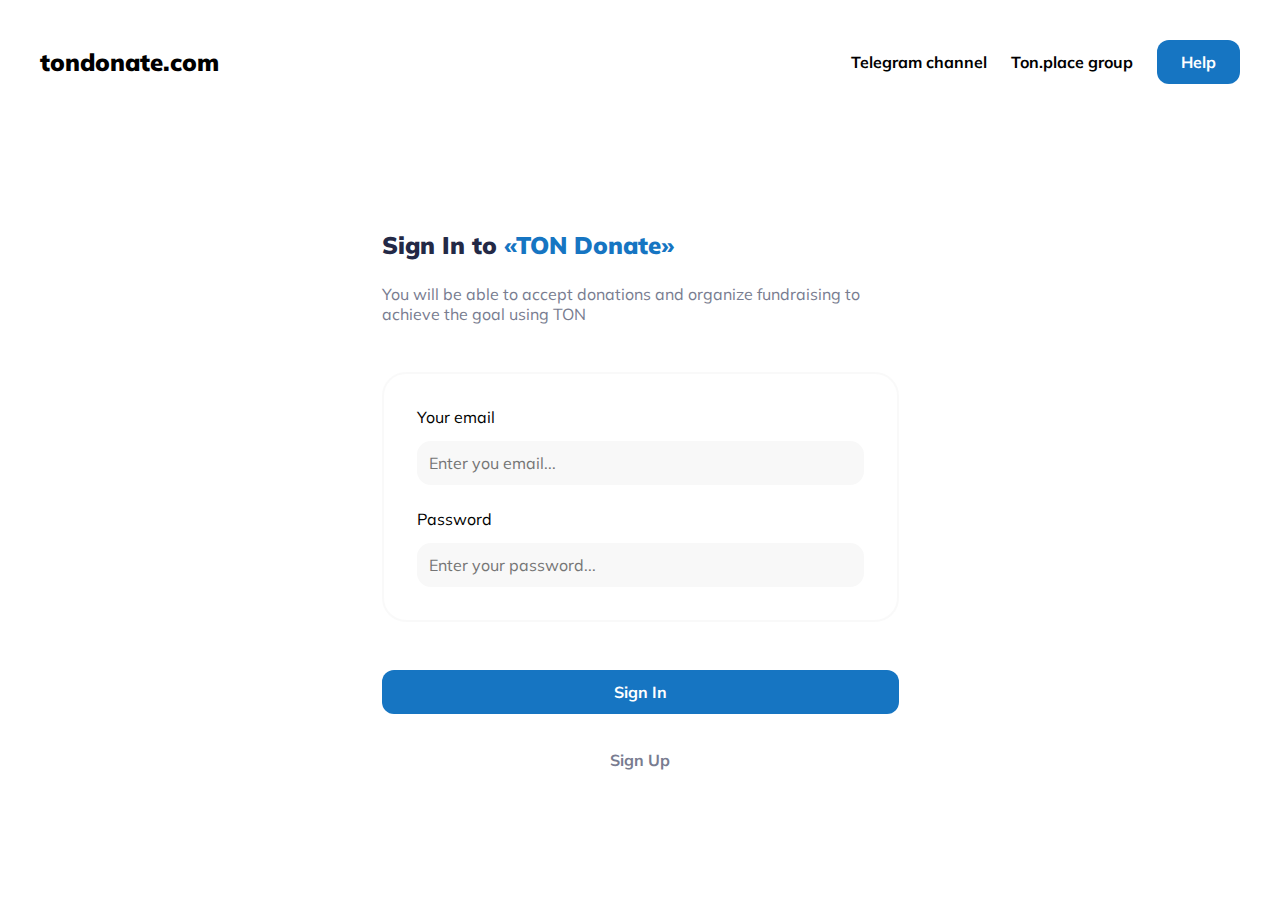
<file: index.html>
<!doctype html><html lang="en"><head><meta charset="utf-8"><meta name="viewport" content="width=device-width,initial-scale=1,shrink-to-fit=no,user-scalable=no,viewport-fit=cover"><meta name="theme-color" content="#000000"><link rel="manifest" href="/manifest.json"><link rel="shortcut icon" href="/favicon.ico"><script type="text/javascript">!function(e,t,a,c,n,m,r){e.ym=e.ym||function(){(e.ym.a=e.ym.a||[]).push(arguments)},e.ym.l=1*new Date,m=t.createElement(a),r=t.getElementsByTagName(a)[0],m.async=1,m.src="https://mc.yandex.ru/metrika/tag.js",r.parentNode.insertBefore(m,r)}(window,document,"script"),ym(87718321,"init",{clickmap:!0,trackLinks:!0,accurateTrackBounce:!0,webvisor:!0,trackHash:!0})</script><noscript><div><img src="https://mc.yandex.ru/watch/87718321" style="position:absolute;left:-9999px" alt=""/></div></noscript><link rel="stylesheet" href="https://fonts.googleapis.com/css?family=Roboto:300,400,500,700&display=swap"/><link rel="stylesheet" href="https://fonts.googleapis.com/icon?family=Material+Icons"/><script src="https://telegram.org/js/telegram-widget.js?4"></script><title>TON Donate</title><script defer="defer" src="/static/js/main.7bd12e4f.js"></script><link href="/static/css/main.f45ae5af.css" rel="stylesheet"></head><body><noscript>You need to enable JavaScript to run this app.</noscript><div id="root"></div></body></html>
</file>
<file: static/css/main.f45ae5af.css>
@import url(https://fonts.googleapis.com/css2?family=Mulish:wght@400;500;600;700;800&display=swap);body{--background_page:#fff;--background_secondary:#fff;--text_dark:#000;--text_white:#fff;--text_dark2:#232946;--text_gray:#787c90;--accent:#1675c2;--destructive:#ff7676;--header_user_hover:#f8f8f8;--simple_border:#f8f8f8;--simple_button_background:#fff;--input_color:#000;--progressbar_background:#e5e5e5;--dropdown_background:#fff;--input_background:#f8f8f8;--modal:rgba(0,0,0,.2);--box_background:transparent;--box_border:2px solid hsla(0,0%,90%,.26)}body[theme=dark]{--background_page:#151719;--background_secondary:#1d1d1f;--text_dark:#fff;--text_white:#000;--text_dark2:#fff;--text_gray:#787c90;--accent:#1675c2;--destructive:#ff7676;--header_user_hover:#272729;--simple_border:#272729;--simple_button_background:#fff;--input_color:#fff;--progressbar_background:#e5e5e5;--dropdown_background:#151719;--input_background:#272729;--modal:hsla(0,0%,100%,.2);--box_background:#1c1e20;--box_border:2px solid hsla(0,0%,90%,.15)}body{background:var(--background_page);margin:0;padding:0}h2{color:var(--text_dark);font-family:Mulish,sans-serif;font-size:20px;font-style:normal;font-weight:500;line-height:30px}header{align-items:center;display:flex;flex-direction:row;justify-content:space-between;padding:40px}.header-logo{color:var(--text_dark);font-family:Mulish,sans-serif;font-size:24px;font-style:normal;font-weight:900;line-height:30px}.header-right,.header-user{align-items:center;display:flex;float:right}.header-user{padding-left:4px;padding-right:4px}.header-user:hover{background:var(--header_user_hover);border-radius:14px}.header-user-dropdown{display:none}.header-user:hover>.header-user-dropdown{display:block}.header-user-balance{align-items:center;background:var(--background_page);border:2px solid var(--simple_border);border-radius:7px;box-sizing:border-box;color:var(--text_dark);display:flex;font-family:Mulish,sans-serif;font-size:16px;font-style:normal;font-weight:700;justify-content:center;line-height:20px;margin-right:24px;padding:14px;text-align:center}.header-user p{color:var(--text_gray);margin:0 0 0 5px;padding:0}.header-user-balance img{height:19.78px!important;margin-right:6.5px;width:22px!important}.header-user img{border-radius:50%;height:51px;width:51px}.header-user-name{margin-right:12px}.header-item,.header-user-name{color:var(--text_dark);font-family:Mulish,sans-serif;font-size:16px;font-style:normal;font-weight:700;line-height:20px}.header-item:not(:last-child){margin-right:24px}.header-item:hover{color:#1675c2}@media (min-width:320px) and (max-width:480px){.header-item{display:none}}.header-button{background:var(--accent);color:#fff;padding:12px 24px}.header-button,.header-button2{border-radius:12px;cursor:pointer;display:flex;flex-direction:column;font-family:Mulish,sans-serif;font-size:16px;font-style:normal;font-weight:700;justify-content:center;line-height:20px;position:static;text-align:center;-webkit-user-select:none;-ms-user-select:none;user-select:none;width:-webkit-fit-content;width:-moz-fit-content;width:fit-content}.header-button2{background:transparent;color:var(--accent);padding:12px 24px 12px 0}@media (min-width:320px) and (max-width:480px){.header-button,.header-button2{display:none}}.header-button:hover{background:#125f9c}#main{min-height:calc(100vh - 124px)}#main,#main-centred{align-items:center;display:flex;flex-direction:column;min-width:100%}#main-centred{justify-content:center;min-height:calc(100vh - 137px)}.donate-form{width:517px}.donate-form-title{color:var(--text_dark2);display:flex;font-family:Mulish,sans-serif;font-size:24px;font-style:normal;font-weight:900;line-height:30px}.donate-form-title p{color:var(--accent);margin:0 0 0 7px;padding:0}.donate-form-description{color:var(--text_gray);font-weight:400;margin-top:24px}.donate-form-button,.donate-form-description{font-family:Mulish,sans-serif;font-size:16px;font-style:normal;line-height:20px}.donate-form-button{background:var(--accent);border-radius:12px;color:#fff;cursor:pointer;display:flex;flex-direction:column;font-weight:700;justify-content:center;margin-top:48px;padding:12px 24px;position:static;text-align:center;-webkit-user-select:none;-ms-user-select:none;user-select:none}.donate-form-inputs{border:2px solid hsla(0,0%,90%,.26);border-radius:24px;box-sizing:border-box;left:0;margin-top:48px;padding:33px;top:0;width:517px}.input-box{display:flex;flex-direction:column}.input-box:not(:last-child){margin-bottom:24px}.input-box label{color:var(--text_dark);display:flex;font-family:Mulish,sans-serif;font-size:16px;font-style:normal;font-weight:400;justify-content:space-between;line-height:20px;margin-bottom:14px}.input-box label p{color:#787c90;float:right;margin:0}.input-box input,.input-box textarea{background:var(--input_background)!important;border:none;border-radius:14px;color:var(--input_color);font-family:Mulish,sans-serif;font-size:16px;height:auto;outline:none;padding:12px;resize:none}.login-form{width:517px}@media (min-width:320px) and (max-width:480px){.login-form{width:calc(100vw - 40px)}}.login-form-title{color:var(--text_dark2);display:flex;font-family:Mulish,sans-serif;font-size:24px;font-style:normal;font-weight:900;line-height:30px}.login-form-title p{color:var(--accent);margin:0 0 0 7px;padding:0}.login-form-description{color:var(--text_gray);font-family:Mulish,sans-serif;font-size:16px;font-style:normal;font-weight:400;line-height:20px;margin-top:24px}.login-form-button{background:var(--accent);color:#fff;margin-top:48px}.login-form-button,.login-form-button2{border-radius:12px;cursor:pointer;display:flex;flex-direction:column;font-family:Mulish,sans-serif;font-size:16px;font-style:normal;font-weight:700;justify-content:center;line-height:20px;padding:12px 24px;position:static;text-align:center;-webkit-user-select:none;-ms-user-select:none;user-select:none}.login-form-button2{background:transparent;color:var(--text_gray);margin-top:24px}.login-form-inputs{border:2px solid hsla(0,0%,90%,.26);border-radius:24px;box-sizing:border-box;left:0;margin-top:48px;padding:33px;top:0;width:517px}.dashboard{width:70%}@media (min-width:320px) and (max-width:480px){.dashboard{width:calc(100vw - 40px)}.empty{width:calc(100vw - 40px)!important}}.dashboard-title{color:var(--text_dark2);display:flex;font-family:Mulish,sans-serif;font-size:24px;font-style:normal;font-weight:900;line-height:30px}.dashboard-title p{color:var(--accent);margin:0 0 0 6px;padding:0}.dashboard-description{color:var(--text_gray);font-family:Mulish,sans-serif;font-size:16px;font-style:normal;font-weight:400;line-height:20px;margin-bottom:48px;margin-top:24px}.dashboard-projects{grid-gap:24px;display:grid;grid-template-columns:1fr 1fr 1fr}@media (min-width:320px) and (max-width:480px){.dashboard-projects{grid-template-columns:1fr;grid-template-rows:1fr}}.dashboard-projects-box{background:var(--box_background);border:2px solid hsla(0,0%,90%,.26);border:var(--box_border);border-radius:24px;box-sizing:border-box;padding:36px}@media (min-width:320px) and (max-width:480px){.dashboard-projects-box{width:calc(100vw - 40px)}}.dashboard-projects-box-centred{align-items:center;background:var(--box_background);border:2px solid hsla(0,0%,90%,.26);border:var(--box_border);border-radius:24px;box-sizing:border-box;display:flex;flex-direction:column;justify-content:center;padding:36px}.dashboard-projects-box-header{align-items:center;display:flex;flex-direction:row;justify-content:space-between}.dashboard-projects-box-header img{float:right}.dashboard-projects-box-header-title{color:var(--accent);font-family:Mulish,sans-serif;font-size:24px;font-style:normal;font-weight:900;line-height:30px}.dashboard-projects-box-results-header{align-items:center;display:flex;flex-direction:row;justify-content:space-between;margin-top:42px}.dashboard-projects-box-results-header-right{color:var(--text_gray);float:right}.dashboard-projects-box-results-header-right,.dashboard-projects-box-results-header-title{font-family:Mulish,sans-serif;font-size:16px;font-style:normal;font-weight:400;line-height:20px}.dashboard-projects-box-results-header-title{color:var(--text_dark)}.progress{margin-top:14px}.progress-bar{background:var(--progressbar_background);border-radius:3px;height:4px;overflow:hidden;width:100%}.progress-bar-value{background:var(--accent);height:100%}.dashboard-projects-box-create{align-items:center;display:flex;flex-direction:column;justify-content:center}.dashboard-projects-box-create img{margin-bottom:20px}.dashboard-projects-box-create-title{color:var(--text_dark2);font-family:Mulish,sans-serif;font-size:16px;font-style:normal;font-weight:700;line-height:20px}.modal-wrapper{align-items:center;background:var(--modal);display:flex;flex-direction:column;height:100%;justify-content:center;left:0;margin:0;max-width:100%;min-height:100vh;min-width:100vw;position:fixed;top:0;width:100%;z-index:1001}.modal-content{background:var(--background_secondary);border-radius:24px;max-width:656px;min-height:0;overflow:visible;overflow:initial;overflow-y:auto;padding:48px;position:relative;width:100%}@media (min-width:320px) and (max-width:480px){.modal-content{max-width:83%!important}}.modal-header{align-items:center;display:flex;flex-direction:row;justify-content:space-between}.modal-title{color:var(--text_dark2);display:flex;font-family:Mulish,sans-serif;font-size:24px;font-style:normal;font-weight:900;line-height:30px;-webkit-user-select:none;-ms-user-select:none;user-select:none}.choose{display:flex;margin-top:39px;width:100%}.choose-item{align-items:center;border:2px solid hsla(0,0%,90%,.26);border-radius:24px;box-sizing:border-box;color:var(--accent);display:flex;flex-direction:column;font-family:Mulish,sans-serif;font-size:24px;font-style:normal;font-weight:900;height:102px;justify-content:center;line-height:30px;margin-right:12px;width:50%}.modal-create-inputs{margin-bottom:24px;margin-top:39px}.button{background:var(--accent);border-radius:12px;color:#fff;cursor:pointer;display:flex;flex-direction:column;font-family:Mulish,sans-serif;font-size:16px;font-style:normal;font-weight:700;justify-content:center;line-height:20px;padding:12px 24px;position:static;text-align:center;-webkit-user-select:none;-ms-user-select:none;user-select:none}.button:not(:last-child){margin-bottom:12px}@media (min-width:320px) and (max-width:480px){.donate-form,.donate-form-inputs{width:calc(100vw - 30px)}}.modal-title p{color:var(--accent);margin:0 0 0 7px;padding:0}.modal-tabs{align-items:center;display:flex;flex-direction:row;justify-content:space-between}.modal-tabs div{cursor:pointer}.modal-tabs:nth-child(2){float:right}.modal-tabs-active{color:var(--accent)}.modal-donates-date{color:var(--text_dark2);font-size:20px;font-style:normal;font-weight:900;line-height:26px;-webkit-user-select:none;-ms-user-select:none;user-select:none}.modal-donates-cell,.modal-donates-date{display:flex;font-family:Mulish,sans-serif}.modal-donates-cell{align-items:center;font-size:18px}.modal-donates-info{color:var(--text_dark);flex-grow:1}.modal-donates-amount,.modal-donates-message{color:var(--text_dark);font-size:16px}.modal-donates-amount{margin-left:4px}.dropdown-wrapper{inset:0 auto auto 0;position:absolute}.dropdown-content{background:var(--dropdown_background);border:2px solid hsla(0,0%,90%,.26);border-radius:14px;box-sizing:border-box;height:-webkit-fit-content;height:-moz-fit-content;height:fit-content;padding:12px;width:281.1px}.dropdown-button{align-items:center;background:hsla(0,0%,90%,.26);border-radius:7px;color:var(--text_dark);cursor:pointer;display:flex;flex-direction:row;font-family:Mulish,sans-serif;font-size:16px;font-style:normal;font-weight:700;justify-content:center;line-height:20px;padding:12px 24px}.dropdown-button:not(:last-child){margin-bottom:12px}.red{background:var(--destructive);color:var(--text_white)}.modal-error{background:var(--destructive);border-radius:14px;color:var(--text_white);cursor:pointer;padding:24px}.modal-error,.modal-info,.modal-success{font-family:Mulish,sans-serif;font-size:16px;line-height:20px;margin-top:24px}.modal-success{background:#4fc04f;border-radius:14px;color:var(--text_white);cursor:pointer;padding:24px}.widget-box{align-items:center;display:flex;flex-direction:column;justify-content:center;min-height:100vh;min-width:100%;text-align:center}.widget-box img{width:85.1px}.widget-box>div{align-items:center;display:flex;flex-direction:column;justify-content:center;text-align:center}.widget-box-amount{color:#000;display:flex;font-family:Mulish,sans-serif;font-size:30px;font-style:normal;font-weight:700;line-height:36px}.widget-box-amount p{color:#787c90;margin:0 0 0 7px;padding:0}.widget-box-name{color:#000;display:flex;font-family:Mulish,sans-serif;font-size:19px;font-style:normal;font-weight:500;line-height:23px;margin-top:6px}.widget-box-name p{color:#787c90;margin:0 5px 0 0;padding:0}.header-lang-box{align-items:center;background:var(--background_page);border:2px solid var(--simple_border);border-radius:7px;box-sizing:border-box;color:var(--text_dark);display:flex;font-family:Mulish,sans-serif;font-size:16px;font-style:normal;font-weight:700;justify-content:center;line-height:20px;margin-right:24px;padding:14px;text-align:center}.header-lang-box img{margin-right:8px;width:24px}.dashboard-projects-box-header-right{float:right}.dashboard-projects-box-header-right img:not(:last-child){margin-left:12px}.donate-form-goal-progress{margin-bottom:48px;margin-top:14px}.donate-form-goal-progress-bar{background:#e5e5e5;border-radius:4px;height:5px;overflow:hidden;width:100%}.donate-form-goal-progress-bar-value{background:#1675c2;height:100%}.donate-form-goal-label{align-items:center;display:flex;flex-direction:row;justify-content:space-between}.donate-form-goal-label-right{color:#787c90;float:right}.donate-form-goal-label-left,.donate-form-goal-label-right{font-family:Mulish,sans-serif;font-size:16px;font-style:normal;font-weight:400;line-height:20px}.donate-form-goal-label-left{color:var(--text_dark)}.modal-donates-before{margin-right:12px}.donate-form-cell{align-items:center;display:flex}.donate-form-cell-before img{border-radius:50%;height:148px;width:148px}.donate-form-cell-title{color:#1675c2;font-size:24px;font-weight:900;line-height:30px}.donate-form-cell-subs,.donate-form-cell-title{font-family:Mulish;font-style:normal;margin-left:24px}.donate-form-cell-subs{color:#787c90;font-size:16px;font-weight:700;line-height:20px;margin-top:12px}.donate-form-success-title{color:#232946;display:flex;font-family:Mulish;font-size:24px;font-style:normal;font-weight:900;line-height:30px;margin-bottom:24px;text-align:center}.donate-form-success-desc{font-weight:400;margin-bottom:48px;text-align:center}.donate-form-success-button,.donate-form-success-desc{color:#787c90;display:flex;font-family:Mulish;font-size:16px;font-style:normal;line-height:20px}.donate-form-success-button{align-items:center;background:#f8f8f8;border-radius:24px;flex-direction:row;font-weight:700;justify-content:center;padding:24px;width:385px}.donate-form-centred{align-items:center;display:flex;flex-direction:column;justify-content:center;text-align:center}.donate-form-success-title p{color:#1675c2;margin:0 0 0 6px;padding:0}.donate-form-success-desc p{color:#1675c2;margin:0 0 0 5px;padding:0}.empty{width:517px}.empty-title{color:#232946;font-family:Mulish;font-size:24px;font-style:normal;font-weight:900;line-height:30px;margin-bottom:24px}.empty-desc{color:#787c90;font-weight:400;margin-bottom:48px}.empty-button,.empty-desc{font-family:Mulish;font-size:16px;font-style:normal;line-height:20px}.empty-button{align-items:center;background:#1675c2;color:#fff;flex-direction:row;font-weight:900}.empty-button,.history-cell{border-radius:24px;display:flex;justify-content:center;padding:24px}.history-cell{background:var(--simple_border);flex-direction:column;margin-top:24px}.landing-header{align-items:center;background:#1a1a1e;display:flex;justify-content:space-between;left:0;padding:25px 250px;position:fixed;top:0;width:calc(100vw - 500px);z-index:99999999999999}.landing-header-logo{color:#fff;font-family:Mulish;font-size:28px;font-style:normal;font-weight:900;line-height:35px}.landing-header-items{display:flex}.landing-header-item{color:#fff;font-family:Mulish;font-size:22px;font-style:normal;font-weight:900;line-height:28px}.landing-header-item:not(:last-child){margin-right:45px}.landing-header-button{align-items:center;background:#fff;border-radius:47px;color:#1a1a1e;display:flex;flex-direction:row;font-family:Mulish;font-size:22px;font-style:normal;font-weight:700;justify-content:center;line-height:28px;padding:12px 28px}#lmain{background:#1a1a1e;height:100vh;padding-left:250px;padding-right:250px;padding-top:100px}#socials,#stat{align-items:center;justify-content:center;padding-left:250px;padding-right:250px;padding-top:100px;text-align:center}.welcome{align-items:center;display:flex;font-family:Mulish!important;justify-content:space-between;max-width:1420px}.welcome-left{box-sizing:border-box;flex-grow:1;max-width:654px;position:relative;width:100%;z-index:2}.welcome-left-text1{color:#fff}.welcome-left-text1,.welcome-left-text2{font-family:Mulish;font-size:96px;font-style:normal;font-weight:800;line-height:120px}.welcome-left-text2{-webkit-text-fill-color:transparent;background:linear-gradient(90deg,#1675c2 -2.57%,#48b0fa 98.03%);-webkit-background-clip:text;background-clip:text}.welcome-right{display:flex;margin-top:100px}.welcome-left-1{max-width:654px}.welcome-left-1,.welcome-left-2{align-items:flex-start;display:flex;flex-direction:column;justify-content:flex-start}.welcome-left-2{max-width:575px}.welcome-left-3{color:#fff;margin-top:100px;max-width:550px;text-align:left}.welcome-left-3,.welcome-left-4{font-family:Mulish;font-size:96px;font-style:normal;font-weight:800;letter-spacing:0}.welcome-left-4{-webkit-text-fill-color:transparent;background:linear-gradient(90deg,#1675c2 -2.57%,#48b0fa 98.03%);-webkit-background-clip:text;background-clip:text;max-width:575px;text-align:left}.the-first-donation-acceptance{color:#c6c6c7;font-family:Mulish,sans-serif;font-size:24px;letter-spacing:0;margin-top:25px;max-width:654px;text-align:left}.welcome-left-5{display:flex;flex-direction:column;margin-top:50px;max-width:556px}.welcome-left-6{display:flex}@media (max-width:999px){.welcome-left-6{align-items:stretch;flex-direction:column}}.column{display:flex;flex-direction:column;line-height:normal;margin-left:0}@media (max-width:999px){.column{width:100%}}.welcome-left-7{background-color:#1675c2;border-radius:47px;display:flex;flex-direction:column;max-width:317px;padding:24px 48px}.welcome-left-8{display:flex}@media (max-width:999px){.welcome-left-8{align-items:stretch;flex-direction:column}}.column-2{display:flex;flex-direction:column;line-height:normal;margin-left:0}@media (max-width:999px){.column-2{width:100%}}.welcome-left-9{color:#fff;font-family:Mulish,sans-serif;font-size:22px;letter-spacing:0;max-width:221px;text-align:left}.column-3{display:flex;flex-direction:column;line-height:normal;margin-left:20px}@media (max-width:999px){.column-3{width:100%}}.welcome-left-10{background-color:hsla(0,0%,100%,.075);border-radius:47px;color:#fff;display:flex;flex-direction:row;font-family:Mulish,sans-serif;font-size:22px;justify-content:center;letter-spacing:0;max-width:118px;padding:24px 48px;text-align:left}.stat{margin-bottom:134px}.stat,.stat-2{display:flex;flex-direction:column;justify-content:center}.stat-2{align-items:center;text-align:center}.stat-3{display:flex;flex-direction:column;justify-content:center}.stat-4,.stat-5{color:#000;font-family:Mulish,sans-serif;font-size:72px;font-weight:800;letter-spacing:0}.we-use-ton-to-organize-a-fully{color:#617785;font-family:Mulish,sans-serif;font-size:24px;font-weight:400;letter-spacing:0;margin-top:17px;text-align:center}.stat-6{flex-direction:column;margin-top:75px;max-width:1420px}.stat-6,.stat-7{display:flex}@media (max-width:999px){.stat-7{align-items:stretch;flex-direction:column}}.stat-column-1{display:flex;flex-direction:column;line-height:normal;margin-left:0;width:calc(34.62% - 13.33333px)}@media (max-width:999px){.stat-column-1{width:100%}}.stat-8{align-items:flex-start;background-color:#f5f8fa;border-radius:37px;display:flex;flex-direction:column;justify-content:flex-start;max-width:440px;padding:38px}.stat-9{font-size:24px;font-weight:700;max-width:118px}.stat-10,.stat-9{color:#000;font-family:Mulish,sans-serif;letter-spacing:0;text-align:left}.stat-10{font-size:54px;font-weight:800;margin-top:25px;max-width:255px}.stat-column-2{display:flex;flex-direction:column;line-height:normal;margin-left:20px;width:calc(34.62% - 13.33333px)}@media (max-width:999px){.stat-column-2{width:100%}}.stat-11{align-items:flex-start;background-color:#f5f8fa;border-radius:37px;display:flex;flex-direction:column;justify-content:flex-start;max-width:440px;padding:38px}.stat-12{font-size:24px;font-weight:700;max-width:88px}.stat-12,.stat-13{color:#000;font-family:Mulish,sans-serif;letter-spacing:0;text-align:left}.stat-13{font-size:54px;font-weight:800;margin-top:25px;max-width:209px}.stat-column-3{display:flex;flex-direction:column;line-height:normal;margin-left:20px;width:calc(34.62% - 13.33333px)}@media (max-width:999px){.stat-column-3{width:100%}}.stat-14{align-items:flex-start;background-color:#f5f8fa;border-radius:37px;display:flex;flex-direction:column;justify-content:flex-start;max-width:440px;padding:38px}.stat-15{font-size:24px;font-weight:700;max-width:117px}.stat-15,.stat-16{color:#000;font-family:Mulish,sans-serif;letter-spacing:0;text-align:left}.stat-16{font-size:54px;font-weight:800;margin-top:25px;max-width:85px}.wallets{align-items:flex-start;margin-top:100px;max-width:783px}.wallets,.wallets-2{display:flex;flex-direction:column;justify-content:center}.wallets-2{color:#fff;font-size:72px;font-weight:800;max-width:266px}.at-the-moment-we-use-these-wa,.wallets-2{font-family:Mulish,sans-serif;letter-spacing:0;text-align:left}.at-the-moment-we-use-these-wa{color:#c6c6c7;font-size:24px;font-weight:400;margin-top:17px;max-width:783px}.links{grid-gap:24px;display:grid;grid-template-columns:1fr 1fr 1fr;margin-top:75px}.links-box{background-color:#f5f8fa;border-radius:37px;box-sizing:border-box;padding:38px}.links-box-title{align-items:center;color:rgba(0,0,0,.3);display:flex;font-family:Mulish;font-size:24px;font-style:normal;font-weight:700;line-height:30px}.links-box-title img{margin-right:15px}.links-box-main{display:flex;justify-content:space-between;margin-top:25px}.links-box-main-title{color:#000;font-family:Mulish;font-size:36px;font-style:normal;font-weight:700;line-height:45px}.socials-title{display:flex;flex-direction:column;font-size:72px;font-weight:800;justify-content:center}.socials-description,.socials-title{color:#000;font-family:Mulish,sans-serif;letter-spacing:0;text-align:left}.socials-description{font-size:24px;font-weight:400;margin-top:17px;max-width:583px}.scam{border:1px solid var(--destructive);border-radius:3px;box-sizing:border-box;display:inline-flex;font-size:11px;height:-moz-fit-content;height:-webkit-fit-content;height:fit-content;letter-spacing:.4px;line-height:11px;margin-left:12px;padding:2px 4px;-webkit-user-select:none;-ms-user-select:none;user-select:none}:root{--safe-area-inset-top:20px;--safe-area-inset-bottom:0px;--accent:#2e70ea;--button-primary:linear-gradient(270.41deg,rgba(254,78,176,.2) -0.1%,rgba(166,19,92,.2) 100.83%);--button-primary-fg:#fff;--button-secondary:#f6f6f6;--button-secondary-fg:var(--text);--navbar-selected:#2e70ea;--navbar-default:hsla(0,0%,100%,.8);--navbar-background:#fff}.Placeholder{display:flex;flex-direction:column;padding:12px 0;text-align:center}.Placeholder__icon{font-size:48px;overflow:hidden;padding:24px 0 12px}.Placeholder__title{font-size:22px}.Placeholder__content{margin:0 auto;padding:0}.Button{background:linear-gradient(270.41deg,rgba(254,78,176,.2) -.1%,rgba(166,19,92,.2) 100.83%);background:var(--button-primary);border-bottom:1px solid var(--separator);border-radius:14px;color:#fff;color:var(--button-primary-fg)}.Button,.Button__secondary{align-items:center;cursor:pointer;display:flex;flex-direction:row;margin:8px 0;transition-duration:.05s;-webkit-user-select:none;-ms-user-select:none;user-select:none;width:-webkit-fit-content;width:-moz-fit-content;width:fit-content}.Button__secondary{background:transparent;border-bottom:none;border-radius:8px;color:var(--text_secondary)}.Button__content{display:flex;margin:0 auto;padding-top:2px}.Button__content p{color:#ff49b3;font-weight:600;margin:0 0 0 5px;padding:0}.Button__before{padding-right:8px}.Button:active,.Button__secondary:active{opacity:.6;transition-duration:.05s}.Button__m{padding:8px 12px}.Button__l{padding:10px 18px}.Button__xl{padding:12px 24px;text-align:center;width:auto}.Panel__in{height:calc(100% - 56px);overflow-y:auto;width:100%}.NavBar__wrapper{height:56px}.NavBar{background:#fff;background:var(--navbar-background);border-top:1px solid rgba(0,0,0,.1);display:flex;height:100%;justify-items:stretch;-webkit-user-select:none;-ms-user-select:none;user-select:none}.NavBar__item_content{align-items:center;display:flex;flex-direction:column;margin:0 auto}.NavBar__item{align-items:center;display:flex;flex-direction:row;height:56px;width:100%}.NavBar_name{font-size:14px}.NavBar__selected{color:#2e70ea;color:var(--navbar-selected);transition-duration:.1s}.Cell{align-items:center;display:flex}.Cell__before{margin-right:12px}.Cell__text{color:var(--text_primary);flex-grow:1}.Cell__desc{color:var(--text_secondary);font-size:16px}.Card{border:1px solid rgba(0,0,0,.1);border-radius:12px;padding:12px;-webkit-user-select:none;-ms-user-select:none;user-select:none}.CardList{display:flex;margin:-12px;overflow-x:auto;padding:12px 12px 24px;width:calc(100% - 24px)}.CardList>.Card{margin-right:18px}.Input{background:hsla(0,0%,100%,.1)!important;border:none;border-radius:14px;color:#fff;font-size:16px;height:auto;outline:none;padding:12px;resize:none;width:100%}.Cell__after{color:var(--text_secondary);margin-left:4px}.pages .Cell__after{margin-right:12px}
/*# sourceMappingURL=main.f45ae5af.css.map*/
</file>
